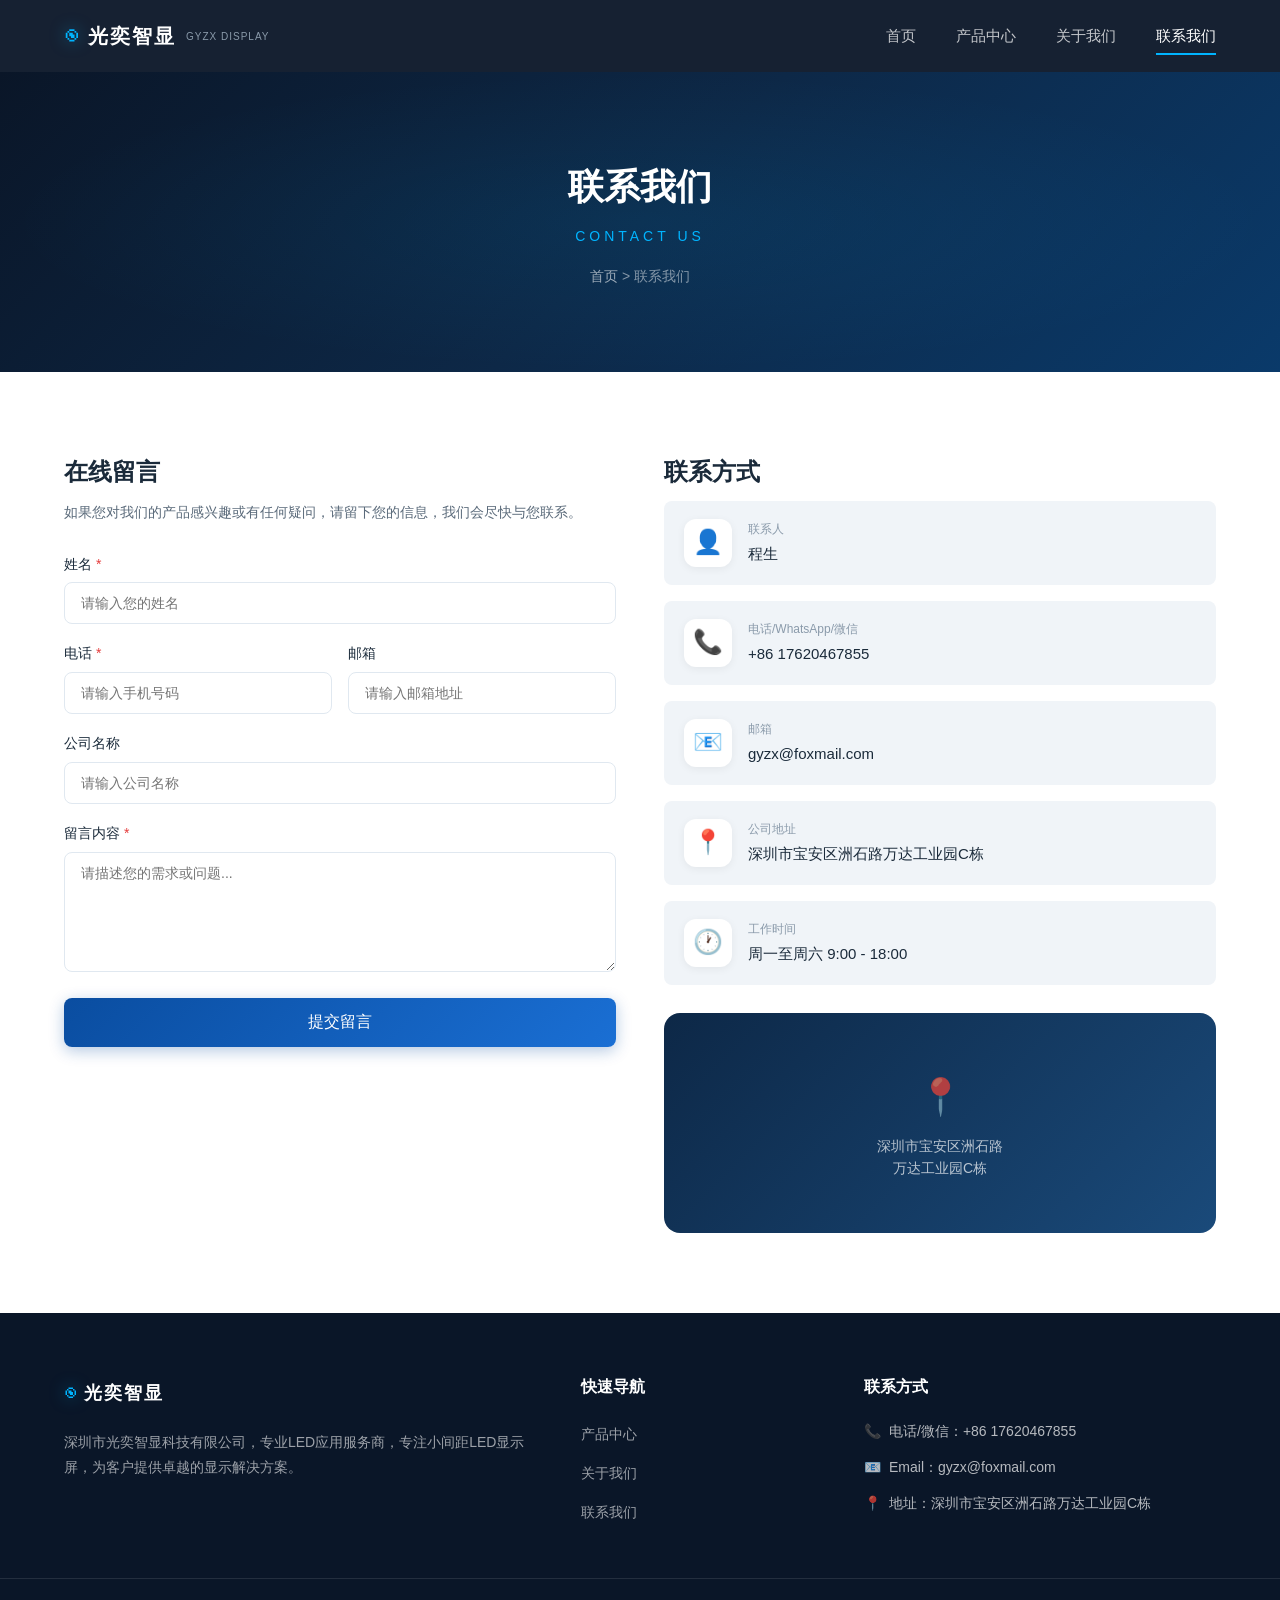
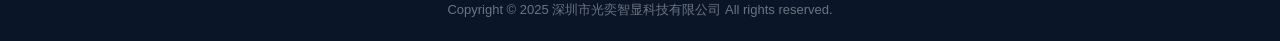
<file: gyzx-website/contact.html>
<!DOCTYPE html>
<html lang="zh-CN">
<head>
<meta charset="UTF-8">
<meta name="viewport" content="width=device-width, initial-scale=1.0">
<title>联系我们 - 深圳市光奕智显科技有限公司</title>
<link href="css/style.css" rel="stylesheet">
<link href="css/products.css" rel="stylesheet">
</head>
<body>
<!-- Header -->
<header id="header">
  <div class="header-inner">
    <a href="index.html" class="logo">
      <span class="logo-icon">◉</span>
      <span class="logo-text">光奕智显</span>
      <span class="logo-sub">GYZX DISPLAY</span>
    </a>
    <nav class="nav" id="nav">
      <a href="index.html">首页</a>
      <a href="products.html">产品中心</a>
      <a href="about.html">关于我们</a>
      <a href="contact.html" class="active">联系我们</a>
    </nav>
    <div class="mobile-menu-btn" id="mobileMenuBtn">
      <span></span><span></span><span></span>
    </div>
  </div>
</header>

<div class="mobile-nav" id="mobileNav">
  <a href="index.html">首页</a>
  <a href="products.html">产品中心</a>
  <a href="about.html">关于我们</a>
  <a href="contact.html" class="active">联系我们</a>
</div>

<!-- Page Banner -->
<section class="page-banner">
  <div class="page-banner-bg"></div>
  <div class="page-banner-content">
    <h1>联系我们</h1>
    <p>Contact Us</p>
    <div class="breadcrumb">
      <a href="index.html">首页</a> &gt; <span>联系我们</span>
    </div>
  </div>
</section>

<!-- Contact Info -->
<section class="contact-section">
  <div class="container">
    <div class="contact-grid">
      <!-- Left: Contact Form -->
      <div class="contact-form-wrap animate-on-scroll">
        <h2>在线留言</h2>
        <p class="form-desc">如果您对我们的产品感兴趣或有任何疑问，请留下您的信息，我们会尽快与您联系。</p>
        <form class="contact-form" id="contactForm">
          <div class="form-group">
            <label>姓名 <span class="required">*</span></label>
            <input type="text" name="name" placeholder="请输入您的姓名" required>
          </div>
          <div class="form-row">
            <div class="form-group">
              <label>电话 <span class="required">*</span></label>
              <input type="tel" name="phone" placeholder="请输入手机号码" required>
            </div>
            <div class="form-group">
              <label>邮箱</label>
              <input type="email" name="email" placeholder="请输入邮箱地址">
            </div>
          </div>
          <div class="form-group">
            <label>公司名称</label>
            <input type="text" name="company" placeholder="请输入公司名称">
          </div>
          <div class="form-group">
            <label>留言内容 <span class="required">*</span></label>
            <textarea name="message" rows="5" placeholder="请描述您的需求或问题..." required></textarea>
          </div>
          <button type="submit" class="btn btn-primary btn-full">提交留言</button>
        </form>
        <div class="form-success" id="formSuccess" style="display:none;">
          <div class="success-icon">✓</div>
          <h3>留言已提交！</h3>
          <p>感谢您的关注，我们会在24小时内与您联系。</p>
        </div>
      </div>

      <!-- Right: Contact Info -->
      <div class="contact-info-wrap animate-on-scroll">
        <h2>联系方式</h2>
        <div class="contact-cards">
          <div class="contact-card">
            <div class="contact-card-icon">👤</div>
            <div class="contact-card-info">
              <h3>联系人</h3>
              <p>程生</p>
            </div>
          </div>
          <div class="contact-card">
            <div class="contact-card-icon">📞</div>
            <div class="contact-card-info">
              <h3>电话/WhatsApp/微信</h3>
              <p>+86 17620467855</p>
            </div>
          </div>
          <div class="contact-card">
            <div class="contact-card-icon">📧</div>
            <div class="contact-card-info">
              <h3>邮箱</h3>
              <p>gyzx@foxmail.com</p>
            </div>
          </div>
          <div class="contact-card">
            <div class="contact-card-icon">📍</div>
            <div class="contact-card-info">
              <h3>公司地址</h3>
              <p>深圳市宝安区洲石路万达工业园C栋</p>
            </div>
          </div>
          <div class="contact-card">
            <div class="contact-card-icon">🕐</div>
            <div class="contact-card-info">
              <h3>工作时间</h3>
              <p>周一至周六 9:00 - 18:00</p>
            </div>
          </div>
        </div>

        <!-- Map Placeholder -->
        <div class="map-placeholder animate-on-scroll">
          <div class="map-content">
            <div class="map-pin">📍</div>
            <p>深圳市宝安区洲石路<br>万达工业园C栋</p>
          </div>
        </div>
      </div>
    </div>
  </div>
</section>

<!-- Footer -->
<footer class="footer">
  <div class="footer-top">
    <div class="container">
      <div class="footer-grid">
        <div class="footer-about">
          <div class="footer-logo">
            <span class="logo-icon">◉</span>
            <span class="logo-text">光奕智显</span>
          </div>
          <p>深圳市光奕智显科技有限公司，专业LED应用服务商，专注小间距LED显示屏，为客户提供卓越的显示解决方案。</p>
        </div>
        <div class="footer-links">
          <h3>快速导航</h3>
          <ul>
            <li><a href="products.html">产品中心</a></li>
            <li><a href="about.html">关于我们</a></li>
            <li><a href="contact.html">联系我们</a></li>
          </ul>
        </div>
        <div class="footer-contact">
          <h3>联系方式</h3>
          <div class="contact-item"><span class="contact-icon">📞</span><span>电话/微信：+86 17620467855</span></div>
          <div class="contact-item"><span class="contact-icon">📧</span><span>Email：gyzx@foxmail.com</span></div>
          <div class="contact-item"><span class="contact-icon">📍</span><span>地址：深圳市宝安区洲石路万达工业园C栋</span></div>
        </div>
      </div>
    </div>
  </div>
  <div class="footer-bottom">
    <div class="container">
      <p>Copyright © 2025 深圳市光奕智显科技有限公司 All rights reserved.</p>
    </div>
  </div>
</footer>

<a href="#" class="back-to-top" id="backToTop">↑</a>
<script src="js/main.js"></script>
<style>
/* ===== Contact Page ===== */
.contact-section {
  padding: 80px 0;
}
.contact-grid {
  display: grid;
  grid-template-columns: 1fr 1fr;
  gap: 48px;
}
.contact-form-wrap h2,
.contact-info-wrap h2 {
  font-size: 24px;
  font-weight: 700;
  margin-bottom: 8px;
  color: var(--text-dark);
}
.form-desc {
  font-size: 14px;
  color: var(--text-gray);
  margin-bottom: 28px;
}
.form-group {
  margin-bottom: 18px;
}
.form-group label {
  display: block;
  font-size: 14px;
  font-weight: 500;
  color: var(--text-dark);
  margin-bottom: 6px;
}
.required {
  color: #e53e3e;
}
.form-group input,
.form-group textarea {
  width: 100%;
  padding: 12px 16px;
  border: 1px solid var(--border);
  border-radius: var(--radius);
  font-size: 14px;
  font-family: inherit;
  color: var(--text-dark);
  transition: var(--transition);
  background: var(--bg-white);
}
.form-group input:focus,
.form-group textarea:focus {
  outline: none;
  border-color: var(--primary);
  box-shadow: 0 0 0 3px rgba(10, 77, 160, 0.1);
}
.form-group textarea {
  resize: vertical;
  min-height: 120px;
}
.form-row {
  display: grid;
  grid-template-columns: 1fr 1fr;
  gap: 16px;
}
.btn-full {
  width: 100%;
  padding: 14px;
  font-size: 16px;
  text-align: center;
}
.form-success {
  text-align: center;
  padding: 40px;
}
.success-icon {
  width: 64px;
  height: 64px;
  background: linear-gradient(135deg, #22c55e, #16a34a);
  color: #fff;
  border-radius: 50%;
  display: flex;
  align-items: center;
  justify-content: center;
  font-size: 28px;
  margin: 0 auto 16px;
}
.form-success h3 {
  font-size: 20px;
  color: var(--text-dark);
  margin-bottom: 8px;
}
.form-success p {
  font-size: 14px;
  color: var(--text-gray);
}

/* Contact Cards */
.contact-cards {
  display: flex;
  flex-direction: column;
  gap: 16px;
  margin-bottom: 28px;
}
.contact-card {
  display: flex;
  align-items: center;
  gap: 16px;
  padding: 18px 20px;
  background: var(--bg-section);
  border-radius: var(--radius);
  transition: var(--transition);
}
.contact-card:hover {
  background: rgba(10, 77, 160, 0.05);
  border-color: rgba(10, 77, 160, 0.15);
}
.contact-card-icon {
  font-size: 24px;
  width: 48px;
  height: 48px;
  display: flex;
  align-items: center;
  justify-content: center;
  background: var(--bg-white);
  border-radius: 12px;
  box-shadow: 0 2px 8px rgba(0,0,0,0.06);
  flex-shrink: 0;
}
.contact-card-info h3 {
  font-size: 12px;
  color: var(--text-light);
  font-weight: 400;
  margin-bottom: 2px;
}
.contact-card-info p {
  font-size: 15px;
  color: var(--text-dark);
  font-weight: 500;
}

/* Map */
.map-placeholder {
  background: linear-gradient(135deg, #0d2847, #1a4a7a);
  border-radius: var(--radius-lg);
  height: 220px;
  display: flex;
  align-items: center;
  justify-content: center;
}
.map-content {
  text-align: center;
  color: rgba(255,255,255,0.7);
}
.map-pin {
  font-size: 36px;
  margin-bottom: 8px;
}
.map-content p {
  font-size: 14px;
  line-height: 1.6;
}

/* About page extras */
.about-intro {
  padding: 60px 0;
}
.about-intro-content {
  display: grid;
  grid-template-columns: 1fr 1fr;
  gap: 48px;
  align-items: center;
}
.about-intro-text h2 {
  font-size: 28px;
  font-weight: 700;
  color: var(--text-dark);
  margin-bottom: 20px;
}
.about-intro-text p {
  font-size: 15px;
  color: var(--text-gray);
  line-height: 1.9;
  margin-bottom: 14px;
}
.about-intro-img {
  border-radius: var(--radius-lg);
  height: 360px;
  display: flex;
  align-items: center;
  justify-content: center;
}
.about-video-placeholder {
  text-align: center;
  color: rgba(255,255,255,0.6);
  cursor: pointer;
  transition: var(--transition);
}
.about-video-placeholder:hover {
  color: #fff;
}
.about-video-placeholder span {
  font-size: 48px;
  display: block;
  margin-bottom: 8px;
}
.about-video-placeholder p {
  font-size: 14px;
}

.business-scope {
  padding: 60px 0;
  background: var(--bg-section);
}
.scope-grid {
  display: flex;
  flex-direction: column;
  gap: 20px;
}
.scope-card {
  display: flex;
  align-items: center;
  gap: 24px;
  background: var(--bg-white);
  padding: 28px 32px;
  border-radius: var(--radius-lg);
  box-shadow: var(--shadow);
  transition: var(--transition);
}
.scope-card:hover {
  transform: translateX(8px);
  box-shadow: var(--shadow-lg);
}
.scope-icon {
  width: 56px;
  height: 56px;
  color: var(--primary);
  flex-shrink: 0;
}
.scope-icon svg {
  width: 100%;
  height: 100%;
}
.scope-info h3 {
  font-size: 18px;
  font-weight: 600;
  color: var(--text-dark);
  margin-bottom: 4px;
}
.scope-info p {
  font-size: 14px;
  color: var(--text-gray);
}

.advantages-section {
  padding: 60px 0;
}
.cert-section {
  padding: 60px 0;
  background: var(--bg-section);
}
.cert-grid {
  display: grid;
  grid-template-columns: repeat(6, 1fr);
  gap: 20px;
}
.cert-item {
  background: var(--bg-white);
  border-radius: var(--radius);
  padding: 24px 16px;
  text-align: center;
  box-shadow: var(--shadow);
  transition: var(--transition);
}
.cert-item:hover {
  transform: translateY(-4px);
  box-shadow: var(--shadow-lg);
}
.cert-icon {
  width: 64px;
  height: 64px;
  background: linear-gradient(135deg, var(--primary), var(--primary-light));
  color: #fff;
  border-radius: 50%;
  display: flex;
  align-items: center;
  justify-content: center;
  font-size: 16px;
  font-weight: 700;
  margin: 0 auto 12px;
  line-height: 1.2;
}
.cert-item p {
  font-size: 13px;
  color: var(--text-gray);
}
.factory-section {
  padding: 60px 0;
}
.factory-grid {
  display: grid;
  grid-template-columns: repeat(4, 1fr);
  gap: 20px;
}
.factory-item {
  border-radius: var(--radius-lg);
  height: 200px;
  display: flex;
  align-items: center;
  justify-content: center;
  transition: var(--transition);
  cursor: pointer;
}
.factory-item:hover {
  transform: scale(1.02);
}
.factory-label {
  color: rgba(255,255,255,0.4);
  font-size: 16px;
  font-weight: 500;
  letter-spacing: 2px;
}

@media (max-width: 768px) {
  .contact-grid {
    grid-template-columns: 1fr;
  }
  .about-intro-content {
    grid-template-columns: 1fr;
  }
  .about-intro-img {
    height: 240px;
  }
  .cert-grid {
    grid-template-columns: repeat(3, 1fr);
  }
  .factory-grid {
    grid-template-columns: repeat(2, 1fr);
  }
  .form-row {
    grid-template-columns: 1fr;
  }
}
@media (max-width: 480px) {
  .cert-grid {
    grid-template-columns: repeat(2, 1fr);
  }
}
</style>
<script>
// Contact Form
document.getElementById('contactForm').addEventListener('submit', function(e) {
  e.preventDefault();
  this.style.display = 'none';
  document.getElementById('formSuccess').style.display = 'block';
});
</script>
</body>
</html>
</file>
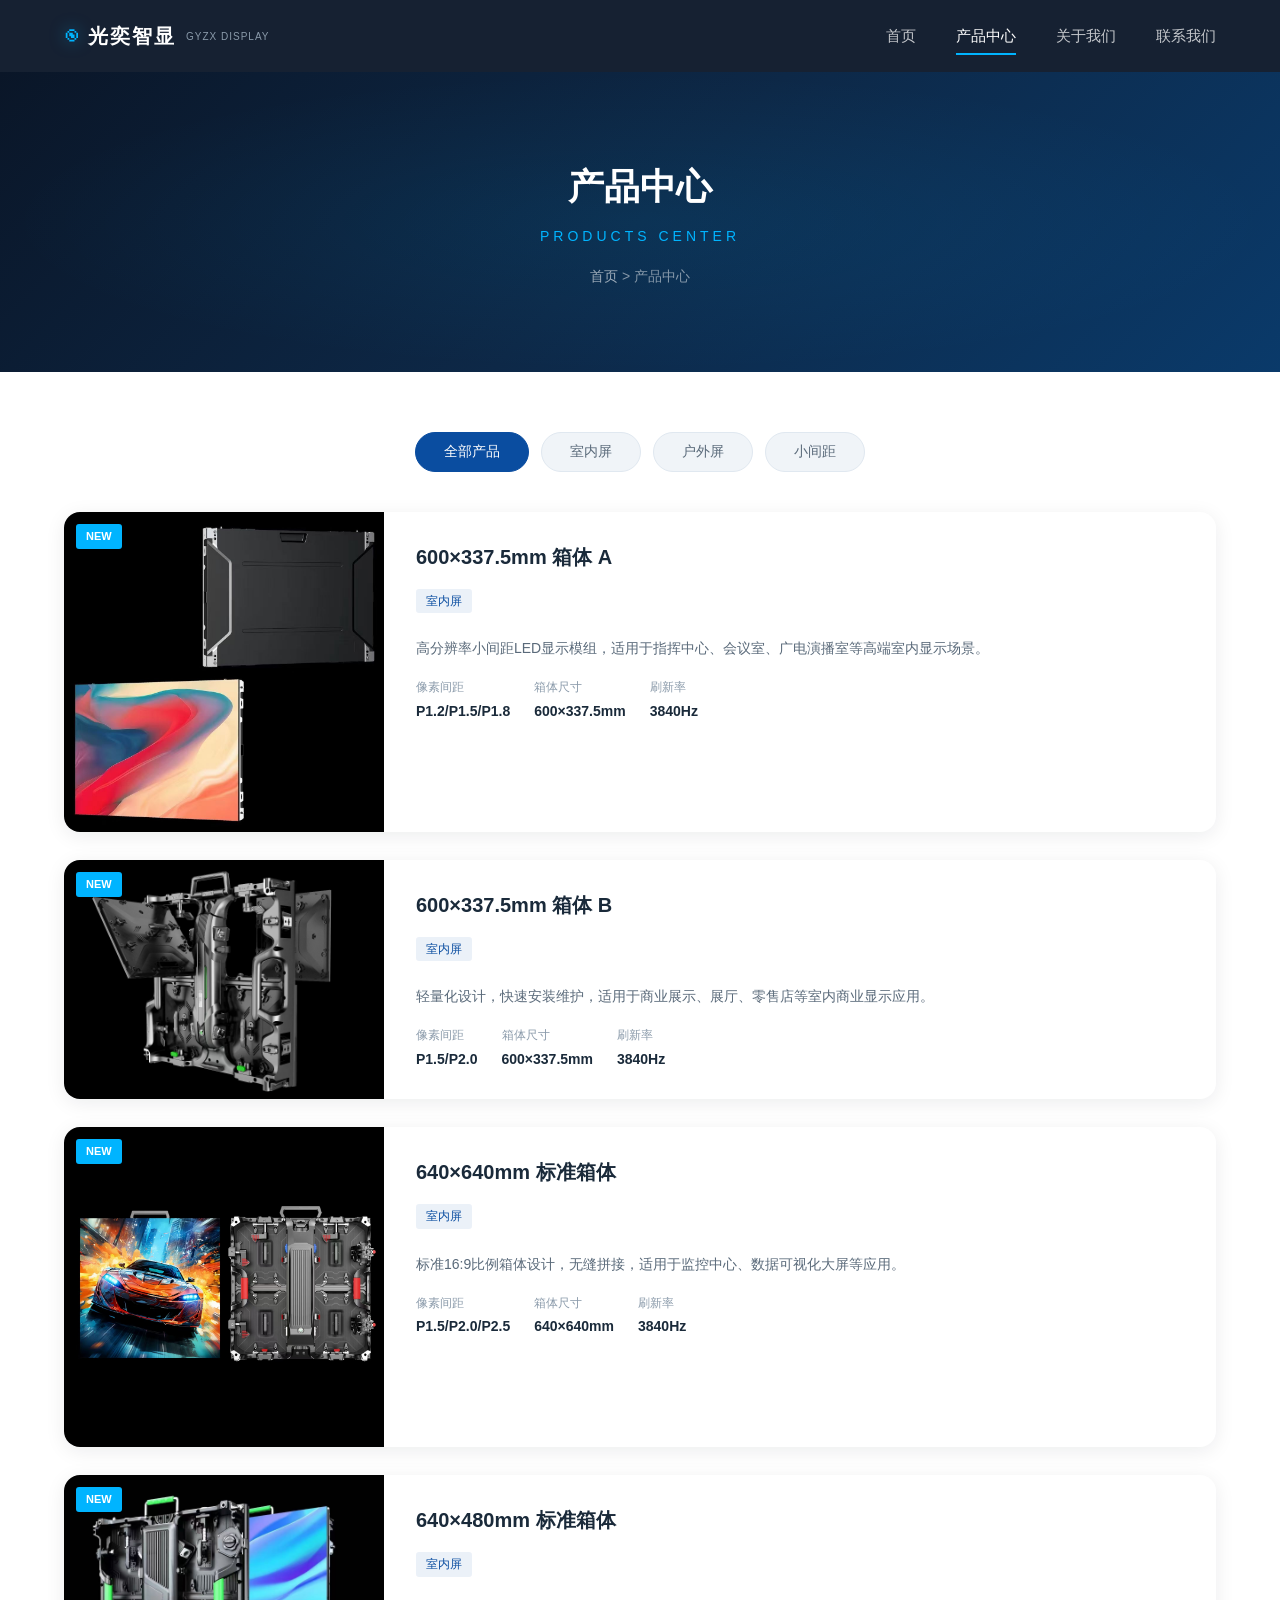
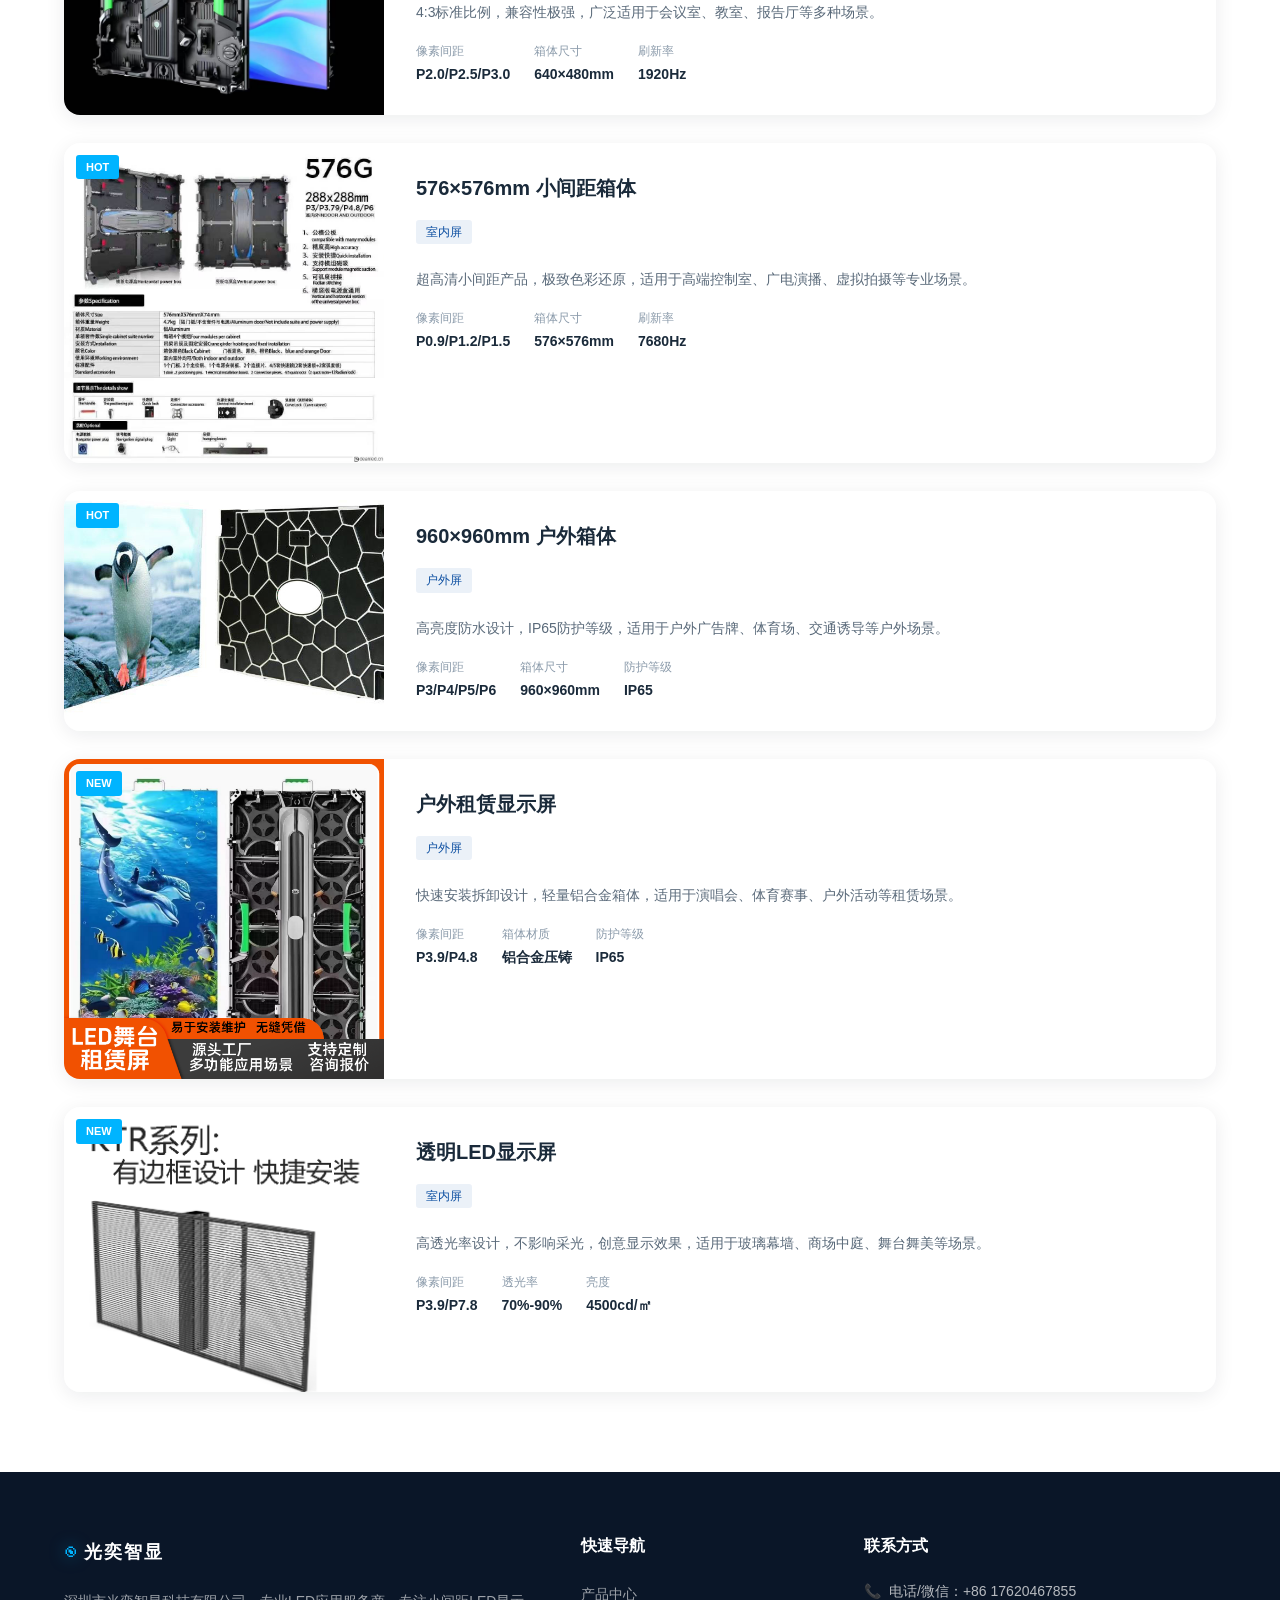
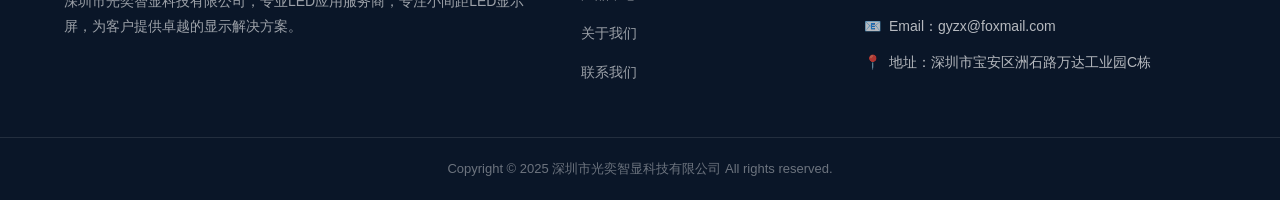
<file: gyzx-website/products.html>
<!DOCTYPE html>
<html lang="zh-CN">
<head>
<meta charset="UTF-8">
<meta name="viewport" content="width=device-width, initial-scale=1.0">
<title>产品中心 - 深圳市光奕智显科技有限公司</title>
<link href="css/style.css" rel="stylesheet">
<link href="css/products.css" rel="stylesheet">
</head>
<body>
<!-- Header -->
<header id="header">
  <div class="header-inner">
    <a href="index.html" class="logo">
      <span class="logo-icon">◉</span>
      <span class="logo-text">光奕智显</span>
      <span class="logo-sub">GYZX DISPLAY</span>
    </a>
    <nav class="nav" id="nav">
      <a href="index.html">首页</a>
      <a href="products.html" class="active">产品中心</a>
      <a href="about.html">关于我们</a>
      <a href="contact.html">联系我们</a>
    </nav>
    <div class="mobile-menu-btn" id="mobileMenuBtn">
      <span></span><span></span><span></span>
    </div>
  </div>
</header>

<div class="mobile-nav" id="mobileNav">
  <a href="index.html">首页</a>
  <a href="products.html" class="active">产品中心</a>
  <a href="about.html">关于我们</a>
  <a href="contact.html">联系我们</a>
</div>

<!-- Page Banner -->
<section class="page-banner">
  <div class="page-banner-bg"></div>
  <div class="page-banner-content">
    <h1>产品中心</h1>
    <p>Products Center</p>
    <div class="breadcrumb">
      <a href="index.html">首页</a> &gt; <span>产品中心</span>
    </div>
  </div>
</section>

<!-- Products Filter -->
<section class="products-section">
  <div class="container">
    <div class="filter-bar animate-on-scroll">
      <button class="filter-btn active" data-filter="all">全部产品</button>
      <button class="filter-btn" data-filter="indoor">室内屏</button>
      <button class="filter-btn" data-filter="outdoor">户外屏</button>
      <button class="filter-btn" data-filter="small-pitch">小间距</button>
    </div>

    <div class="products-list">
      <!-- Product 1 -->
      <div class="product-item animate-on-scroll" data-category="indoor small-pitch">
        <div class="product-item-img">
          <span class="product-badge">NEW</span>
          <img src="images/P1.jpg" alt="600x337.5mm 箱体A" loading="lazy">
        </div>
        <div class="product-item-info">
          <h3>600×337.5mm 箱体 A</h3>
          <div class="product-specs">
            <span class="product-cat">室内屏</span>
          </div>
          <p>高分辨率小间距LED显示模组，适用于指挥中心、会议室、广电演播室等高端室内显示场景。</p>
          <div class="product-params">
            <div class="param"><span>像素间距</span><strong>P1.2/P1.5/P1.8</strong></div>
            <div class="param"><span>箱体尺寸</span><strong>600×337.5mm</strong></div>
            <div class="param"><span>刷新率</span><strong>3840Hz</strong></div>
          </div>
        </div>
      </div>

      <!-- Product 2 -->
      <div class="product-item animate-on-scroll" data-category="indoor small-pitch">
        <div class="product-item-img">
          <span class="product-badge">NEW</span>
          <img src="images/P2.jpg" alt="600x337.5mm 箱体B" loading="lazy">
        </div>
        <div class="product-item-info">
          <h3>600×337.5mm 箱体 B</h3>
          <div class="product-specs">
            <span class="product-cat">室内屏</span>
          </div>
          <p>轻量化设计，快速安装维护，适用于商业展示、展厅、零售店等室内商业显示应用。</p>
          <div class="product-params">
            <div class="param"><span>像素间距</span><strong>P1.5/P2.0</strong></div>
            <div class="param"><span>箱体尺寸</span><strong>600×337.5mm</strong></div>
            <div class="param"><span>刷新率</span><strong>3840Hz</strong></div>
          </div>
        </div>
      </div>

      <!-- Product 3 -->
      <div class="product-item animate-on-scroll" data-category="indoor small-pitch">
        <div class="product-item-img">
          <span class="product-badge">NEW</span>
          <img src="images/P3.jpg" alt="640x640mm 标准箱体" loading="lazy">
        </div>
        <div class="product-item-info">
          <h3>640×640mm 标准箱体</h3>
          <div class="product-specs">
            <span class="product-cat">室内屏</span>
          </div>
          <p>标准16:9比例箱体设计，无缝拼接，适用于监控中心、数据可视化大屏等应用。</p>
          <div class="product-params">
            <div class="param"><span>像素间距</span><strong>P1.5/P2.0/P2.5</strong></div>
            <div class="param"><span>箱体尺寸</span><strong>640×640mm</strong></div>
            <div class="param"><span>刷新率</span><strong>3840Hz</strong></div>
          </div>
        </div>
      </div>

      <!-- Product 4 -->
      <div class="product-item animate-on-scroll" data-category="indoor">
        <div class="product-item-img">
          <span class="product-badge">NEW</span>
          <img src="images/P4.jpg" alt="640x480mm 标准箱体" loading="lazy">
        </div>
        <div class="product-item-info">
          <h3>640×480mm 标准箱体</h3>
          <div class="product-specs">
            <span class="product-cat">室内屏</span>
          </div>
          <p>4:3标准比例，兼容性极强，广泛适用于会议室、教室、报告厅等多种场景。</p>
          <div class="product-params">
            <div class="param"><span>像素间距</span><strong>P2.0/P2.5/P3.0</strong></div>
            <div class="param"><span>箱体尺寸</span><strong>640×480mm</strong></div>
            <div class="param"><span>刷新率</span><strong>1920Hz</strong></div>
          </div>
        </div>
      </div>

      <!-- Product 5 -->
      <div class="product-item animate-on-scroll" data-category="indoor small-pitch">
        <div class="product-item-img">
          <span class="product-badge">HOT</span>
          <img src="images/P5.jpg" alt="576x576mm 小间距" loading="lazy">
        </div>
        <div class="product-item-info">
          <h3>576×576mm 小间距箱体</h3>
          <div class="product-specs">
            <span class="product-cat">室内屏</span>
          </div>
          <p>超高清小间距产品，极致色彩还原，适用于高端控制室、广电演播、虚拟拍摄等专业场景。</p>
          <div class="product-params">
            <div class="param"><span>像素间距</span><strong>P0.9/P1.2/P1.5</strong></div>
            <div class="param"><span>箱体尺寸</span><strong>576×576mm</strong></div>
            <div class="param"><span>刷新率</span><strong>7680Hz</strong></div>
          </div>
        </div>
      </div>

      <!-- Product 6 -->
      <div class="product-item animate-on-scroll" data-category="outdoor">
        <div class="product-item-img">
          <span class="product-badge">HOT</span>
          <img src="images/P6.jpg" alt="960x960mm 户外屏" loading="lazy">
        </div>
        <div class="product-item-info">
          <h3>960×960mm 户外箱体</h3>
          <div class="product-specs">
            <span class="product-cat">户外屏</span>
          </div>
          <p>高亮度防水设计，IP65防护等级，适用于户外广告牌、体育场、交通诱导等户外场景。</p>
          <div class="product-params">
            <div class="param"><span>像素间距</span><strong>P3/P4/P5/P6</strong></div>
            <div class="param"><span>箱体尺寸</span><strong>960×960mm</strong></div>
            <div class="param"><span>防护等级</span><strong>IP65</strong></div>
          </div>
        </div>
      </div>

      <!-- Product 7 -->
      <div class="product-item animate-on-scroll" data-category="outdoor">
        <div class="product-item-img">
          <span class="product-badge">NEW</span>
          <img src="images/P7.png" alt="户外租赁屏" loading="lazy">
        </div>
        <div class="product-item-info">
          <h3>户外租赁显示屏</h3>
          <div class="product-specs">
            <span class="product-cat">户外屏</span>
          </div>
          <p>快速安装拆卸设计，轻量铝合金箱体，适用于演唱会、体育赛事、户外活动等租赁场景。</p>
          <div class="product-params">
            <div class="param"><span>像素间距</span><strong>P3.9/P4.8</strong></div>
            <div class="param"><span>箱体材质</span><strong>铝合金压铸</strong></div>
            <div class="param"><span>防护等级</span><strong>IP65</strong></div>
          </div>
        </div>
      </div>

      <!-- Product 8 -->
      <div class="product-item animate-on-scroll" data-category="indoor small-pitch">
        <div class="product-item-img">
          <span class="product-badge">NEW</span>
          <img src="images/P8.png" alt="透明LED屏" loading="lazy">
        </div>
        <div class="product-item-info">
          <h3>透明LED显示屏</h3>
          <div class="product-specs">
            <span class="product-cat">室内屏</span>
          </div>
          <p>高透光率设计，不影响采光，创意显示效果，适用于玻璃幕墙、商场中庭、舞台舞美等场景。</p>
          <div class="product-params">
            <div class="param"><span>像素间距</span><strong>P3.9/P7.8</strong></div>
            <div class="param"><span>透光率</span><strong>70%-90%</strong></div>
            <div class="param"><span>亮度</span><strong>4500cd/㎡</strong></div>
          </div>
        </div>
      </div>
    </div>
  </div>
</section>

<!-- Footer -->
<footer class="footer">
  <div class="footer-top">
    <div class="container">
      <div class="footer-grid">
        <div class="footer-about">
          <div class="footer-logo">
            <span class="logo-icon">◉</span>
            <span class="logo-text">光奕智显</span>
          </div>
          <p>深圳市光奕智显科技有限公司，专业LED应用服务商，专注小间距LED显示屏，为客户提供卓越的显示解决方案。</p>
        </div>
        <div class="footer-links">
          <h3>快速导航</h3>
          <ul>
            <li><a href="products.html">产品中心</a></li>
            <li><a href="about.html">关于我们</a></li>
            <li><a href="contact.html">联系我们</a></li>
          </ul>
        </div>
        <div class="footer-contact">
          <h3>联系方式</h3>
          <div class="contact-item"><span class="contact-icon">📞</span><span>电话/微信：+86 17620467855</span></div>
          <div class="contact-item"><span class="contact-icon">📧</span><span>Email：gyzx@foxmail.com</span></div>
          <div class="contact-item"><span class="contact-icon">📍</span><span>地址：深圳市宝安区洲石路万达工业园C栋</span></div>
        </div>
      </div>
    </div>
  </div>
  <div class="footer-bottom">
    <div class="container">
      <p>Copyright © 2025 深圳市光奕智显科技有限公司 All rights reserved.</p>
    </div>
  </div>
</footer>

<a href="#" class="back-to-top" id="backToTop">↑</a>
<script src="js/main.js"></script>
<script>
// Product Filter
document.querySelectorAll('.filter-btn').forEach(function(btn) {
  btn.addEventListener('click', function() {
    document.querySelectorAll('.filter-btn').forEach(function(b) { b.classList.remove('active'); });
    btn.classList.add('active');
    var filter = btn.getAttribute('data-filter');
    document.querySelectorAll('.product-item').forEach(function(item) {
      if (filter === 'all' || item.getAttribute('data-category').indexOf(filter) !== -1) {
        item.style.display = '';
      } else {
        item.style.display = 'none';
      }
    });
  });
});
</script>
</body>
</html>
</file>
<file: gyzx-website/css/style.css>
/* ===========================
   光奕智显科技 - 企业官网样式
   GYZX DISPLAY
   =========================== */

:root {
  --primary: #0a4da0;
  --primary-light: #1a6fd4;
  --primary-dark: #083a78;
  --accent: #00b4ff;
  --bg-dark: #0a1628;
  --bg-section: #f0f4f8;
  --bg-white: #ffffff;
  --text-dark: #1a2a3a;
  --text-gray: #5a6a7a;
  --text-light: #8a9aaa;
  --border: #e0e8f0;
  --shadow: 0 4px 20px rgba(10, 20, 40, 0.08);
  --shadow-lg: 0 8px 40px rgba(10, 20, 40, 0.12);
  --radius: 8px;
  --radius-lg: 16px;
  --transition: all 0.3s ease;
}

* {
  margin: 0;
  padding: 0;
  box-sizing: border-box;
}

html {
  scroll-behavior: smooth;
}

body {
  font-family: 'Noto Sans SC', -apple-system, BlinkMacSystemFont, 'Segoe UI', sans-serif;
  color: var(--text-dark);
  line-height: 1.7;
  overflow-x: hidden;
  background: var(--bg-white);
}

.container {
  max-width: 1200px;
  margin: 0 auto;
  padding: 0 24px;
}

/* ===== HEADER ===== */
#header {
  position: fixed;
  top: 0;
  left: 0;
  right: 0;
  z-index: 1000;
  background: rgba(10, 22, 40, 0.95);
  backdrop-filter: blur(12px);
  transition: var(--transition);
}

#header.scrolled {
  background: rgba(10, 22, 40, 0.98);
  box-shadow: 0 2px 20px rgba(0, 0, 0, 0.3);
}

.header-inner {
  max-width: 1200px;
  margin: 0 auto;
  padding: 0 24px;
  height: 72px;
  display: flex;
  align-items: center;
  justify-content: space-between;
}

.logo {
  display: flex;
  align-items: center;
  gap: 10px;
  text-decoration: none;
  color: #fff;
}

.logo-icon {
  font-size: 28px;
  color: var(--accent);
  filter: drop-shadow(0 0 8px rgba(0, 180, 255, 0.5));
}

.logo-text {
  font-size: 20px;
  font-weight: 700;
  letter-spacing: 2px;
}

.logo-sub {
  font-size: 10px;
  color: var(--text-light);
  letter-spacing: 1px;
  text-transform: uppercase;
}

.nav {
  display: flex;
  gap: 40px;
}

.nav a {
  color: rgba(255, 255, 255, 0.75);
  text-decoration: none;
  font-size: 15px;
  font-weight: 400;
  transition: var(--transition);
  position: relative;
  padding: 4px 0;
}

.nav a::after {
  content: '';
  position: absolute;
  bottom: -2px;
  left: 0;
  width: 0;
  height: 2px;
  background: var(--accent);
  transition: width 0.3s ease;
}

.nav a:hover,
.nav a.active {
  color: #fff;
}

.nav a:hover::after,
.nav a.active::after {
  width: 100%;
}

.mobile-menu-btn {
  display: none;
  flex-direction: column;
  gap: 5px;
  cursor: pointer;
  padding: 4px;
}

.mobile-menu-btn span {
  display: block;
  width: 24px;
  height: 2px;
  background: #fff;
  transition: var(--transition);
}

.mobile-menu-btn.active span:nth-child(1) {
  transform: rotate(45deg) translate(5px, 5px);
}
.mobile-menu-btn.active span:nth-child(2) {
  opacity: 0;
}
.mobile-menu-btn.active span:nth-child(3) {
  transform: rotate(-45deg) translate(5px, -5px);
}

.mobile-nav {
  display: none;
  position: fixed;
  top: 72px;
  left: 0;
  right: 0;
  background: rgba(10, 22, 40, 0.98);
  z-index: 999;
  flex-direction: column;
  padding: 16px 24px;
}

.mobile-nav.show {
  display: flex;
}

.mobile-nav a {
  color: rgba(255, 255, 255, 0.8);
  text-decoration: none;
  padding: 14px 0;
  border-bottom: 1px solid rgba(255, 255, 255, 0.1);
  font-size: 16px;
}

.mobile-nav a.active {
  color: var(--accent);
}

/* ===== HERO ===== */
.hero {
  position: relative;
  min-height: 100vh;
  display: flex;
  align-items: center;
  justify-content: center;
  overflow: hidden;
}

.hero-bg {
  position: absolute;
  top: 0;
  left: 0;
  right: 0;
  bottom: 0;
  background: linear-gradient(135deg, #0a1628 0%, #0d2847 30%, #0a3a6a 60%, #082850 100%);
}

.hero-bg-img {
  position: absolute;
  top: 0;
  left: 0;
  width: 100%;
  height: 100%;
  object-fit: cover;
  opacity: 0.35;
}

.hero-overlay {
  position: absolute;
  top: 0;
  left: 0;
  right: 0;
  bottom: 0;
  background: 
    radial-gradient(ellipse at 20% 50%, rgba(0, 180, 255, 0.1) 0%, transparent 60%),
    radial-gradient(ellipse at 80% 20%, rgba(10, 77, 160, 0.15) 0%, transparent 50%),
    radial-gradient(ellipse at 50% 80%, rgba(0, 100, 200, 0.08) 0%, transparent 50%);
}

.hero-particles {
  position: absolute;
  top: 0;
  left: 0;
  right: 0;
  bottom: 0;
}

.particle {
  position: absolute;
  width: 3px;
  height: 3px;
  background: rgba(0, 180, 255, 0.4);
  border-radius: 50%;
  animation: float linear infinite;
}

@keyframes float {
  0% { transform: translateY(100vh) scale(0); opacity: 0; }
  10% { opacity: 1; }
  90% { opacity: 1; }
  100% { transform: translateY(-10vh) scale(1); opacity: 0; }
}

.hero-content {
  position: relative;
  z-index: 2;
  text-align: center;
  padding: 0 24px;
  max-width: 800px;
}

.hero-title {
  font-size: 48px;
  font-weight: 700;
  color: #fff;
  line-height: 1.3;
  margin-bottom: 20px;
  text-shadow: 0 2px 40px rgba(0, 0, 0, 0.3);
}

.hero-subtitle {
  font-size: 22px;
  color: var(--accent);
  margin-bottom: 16px;
  font-weight: 300;
  letter-spacing: 4px;
}

.hero-desc {
  font-size: 16px;
  color: rgba(255, 255, 255, 0.7);
  margin-bottom: 40px;
  line-height: 1.8;
}

.scroll-indicator {
  position: absolute;
  bottom: 40px;
  left: 50%;
  transform: translateX(-50%);
  z-index: 2;
}

.scroll-indicator span {
  display: block;
  width: 24px;
  height: 40px;
  border: 2px solid rgba(255, 255, 255, 0.3);
  border-radius: 12px;
  position: relative;
}

.scroll-indicator span::after {
  content: '';
  position: absolute;
  top: 8px;
  left: 50%;
  transform: translateX(-50%);
  width: 4px;
  height: 8px;
  background: rgba(255, 255, 255, 0.5);
  border-radius: 2px;
  animation: scrollAnim 2s ease-in-out infinite;
}

@keyframes scrollAnim {
  0%, 100% { top: 8px; opacity: 1; }
  50% { top: 20px; opacity: 0.3; }
}

/* ===== BUTTONS ===== */
.btn {
  display: inline-block;
  padding: 14px 36px;
  font-size: 15px;
  font-weight: 500;
  border-radius: var(--radius);
  text-decoration: none;
  transition: var(--transition);
  cursor: pointer;
  border: none;
  font-family: inherit;
}

.btn-primary {
  background: linear-gradient(135deg, var(--primary), var(--primary-light));
  color: #fff;
  box-shadow: 0 4px 15px rgba(10, 77, 160, 0.3);
}

.btn-primary:hover {
  transform: translateY(-2px);
  box-shadow: 0 6px 25px rgba(10, 77, 160, 0.4);
}

.btn-outline {
  background: transparent;
  color: var(--primary);
  border: 2px solid var(--primary);
}

.btn-outline:hover {
  background: var(--primary);
  color: #fff;
}

/* ===== STATS ===== */
.stats-section {
  padding: 80px 0;
  background: var(--bg-white);
  position: relative;
  margin-top: -60px;
  z-index: 10;
}

.stats-grid {
  display: grid;
  grid-template-columns: repeat(4, 1fr);
  gap: 24px;
}

.stat-card {
  text-align: center;
  padding: 40px 20px;
  background: var(--bg-white);
  border-radius: var(--radius-lg);
  box-shadow: var(--shadow-lg);
  transition: var(--transition);
}

.stat-card:hover {
  transform: translateY(-8px);
  box-shadow: 0 12px 40px rgba(10, 77, 160, 0.15);
}

.stat-icon {
  font-size: 40px;
  margin-bottom: 16px;
}

.stat-img {
  width: 80px;
  height: 80px;
  margin: 0 auto 16px;
  border-radius: 12px;
  overflow: hidden;
}

.stat-img img {
  width: 100%;
  height: 100%;
  object-fit: cover;
}

.stat-number {
  font-size: 42px;
  font-weight: 700;
  color: var(--primary);
  line-height: 1;
}

.stat-unit {
  font-size: 18px;
  color: var(--primary);
  font-weight: 500;
}

.stat-label {
  margin-top: 8px;
  font-size: 14px;
  color: var(--text-gray);
}

/* ===== SECTION COMMON ===== */
.section-header {
  text-align: center;
  margin-bottom: 50px;
}

.section-title {
  font-size: 32px;
  font-weight: 700;
  color: var(--text-dark);
  margin-bottom: 8px;
}

.section-subtitle {
  font-size: 14px;
  color: var(--text-light);
  text-transform: uppercase;
  letter-spacing: 4px;
}

.section-footer {
  text-align: center;
  margin-top: 40px;
}

/* ===== ABOUT BRIEF ===== */
.about-brief {
  padding: 80px 0;
  background: var(--bg-section);
}

.about-content {
  max-width: 900px;
  margin: 0 auto;
  text-align: center;
}

.about-content p {
  font-size: 15px;
  color: var(--text-gray);
  margin-bottom: 16px;
  line-height: 1.9;
}

.about-content .btn {
  margin-top: 24px;
}

/* ===== BUSINESS ===== */
.business-section {
  padding: 80px 0;
  background: var(--bg-white);
}

.business-grid {
  display: grid;
  grid-template-columns: repeat(3, 1fr);
  gap: 32px;
}

.business-card {
  text-align: center;
  padding: 48px 32px;
  border-radius: var(--radius-lg);
  background: var(--bg-section);
  transition: var(--transition);
  border: 1px solid transparent;
}

.business-card:hover {
  transform: translateY(-4px);
  box-shadow: var(--shadow-lg);
  border-color: rgba(10, 77, 160, 0.1);
  background: var(--bg-white);
}

.business-icon {
  width: 72px;
  height: 72px;
  margin: 0 auto 24px;
  color: var(--primary);
}

.business-icon svg {
  width: 100%;
  height: 100%;
}

.business-card h3 {
  font-size: 20px;
  font-weight: 600;
  color: var(--text-dark);
  margin-bottom: 12px;
}

.business-card p {
  font-size: 14px;
  color: var(--text-gray);
  line-height: 1.8;
}

/* ===== PRODUCTS ===== */
.product-section {
  padding: 80px 0;
  background: var(--bg-section);
}

.product-grid {
  display: grid;
  grid-template-columns: repeat(4, 1fr);
  gap: 24px;
}

.product-card {
  background: var(--bg-white);
  border-radius: var(--radius-lg);
  overflow: hidden;
  box-shadow: var(--shadow);
  transition: var(--transition);
}

.product-card:hover {
  transform: translateY(-6px);
  box-shadow: var(--shadow-lg);
}

.product-img {
  position: relative;
  aspect-ratio: 1;
  display: flex;
  align-items: center;
  justify-content: center;
  overflow: hidden;
  background: #f5f7fa;
}

.product-img img {
  width: 100%;
  height: 100%;
  object-fit: cover;
  transition: transform 0.5s ease;
}

.product-card:hover .product-img img {
  transform: scale(1.08);
}

.product-img-text {
  color: rgba(255, 255, 255, 0.3);
  font-size: 14px;
  text-align: center;
  line-height: 1.6;
  font-weight: 500;
}

.product-badge {
  position: absolute;
  top: 12px;
  left: 12px;
  background: var(--accent);
  color: #fff;
  font-size: 11px;
  font-weight: 600;
  padding: 3px 10px;
  border-radius: 3px;
}

.product-info {
  padding: 20px;
}

.product-info h3 {
  font-size: 15px;
  font-weight: 600;
  color: var(--text-dark);
  margin-bottom: 8px;
}

.product-cat {
  display: inline-block;
  font-size: 12px;
  color: var(--primary);
  background: rgba(10, 77, 160, 0.08);
  padding: 2px 10px;
  border-radius: 3px;
  margin-bottom: 12px;
}

.product-btn {
  display: block;
  text-align: center;
  padding: 8px 16px;
  background: var(--bg-section);
  color: var(--text-gray);
  text-decoration: none;
  font-size: 13px;
  border-radius: var(--radius);
  transition: var(--transition);
}

.product-btn:hover {
  background: var(--primary);
  color: #fff;
}

/* ===== NEWS ===== */
.news-section {
  padding: 80px 0;
  background: var(--bg-white);
}

.news-grid {
  display: grid;
  grid-template-columns: repeat(3, 1fr);
  gap: 28px;
}

.news-card {
  background: var(--bg-white);
  border-radius: var(--radius-lg);
  overflow: hidden;
  box-shadow: var(--shadow);
  transition: var(--transition);
}

.news-card:hover {
  transform: translateY(-4px);
  box-shadow: var(--shadow-lg);
}

.news-img {
  aspect-ratio: 16/10;
  display: flex;
  align-items: center;
  justify-content: center;
  overflow: hidden;
  background: #f0f2f5;
}

.news-img img {
  width: 100%;
  height: 100%;
  object-fit: cover;
  transition: transform 0.5s ease;
}

.news-card:hover .news-img img {
  transform: scale(1.08);
}

.news-img-text {
  color: rgba(255, 255, 255, 0.2);
  font-size: 16px;
  font-weight: 600;
  letter-spacing: 4px;
}

.news-info {
  padding: 24px;
}

.news-date {
  font-size: 13px;
  color: var(--text-light);
}

.news-info h3 {
  font-size: 16px;
  font-weight: 600;
  color: var(--text-dark);
  margin: 8px 0 10px;
  line-height: 1.5;
  display: -webkit-box;
  -webkit-line-clamp: 2;
  -webkit-box-orient: vertical;
  overflow: hidden;
}

.news-info p {
  font-size: 14px;
  color: var(--text-gray);
  line-height: 1.7;
  display: -webkit-box;
  -webkit-line-clamp: 2;
  -webkit-box-orient: vertical;
  overflow: hidden;
}

/* ===== PARTNERS ===== */
.partners-section {
  padding: 80px 0;
  background: var(--bg-section);
}

.partners-grid {
  display: grid;
  grid-template-columns: repeat(4, 1fr);
  gap: 20px;
}

.partner-logo {
  background: var(--bg-white);
  border-radius: var(--radius);
  padding: 28px;
  text-align: center;
  font-size: 14px;
  color: var(--text-light);
  border: 1px dashed var(--border);
  transition: var(--transition);
}

.partner-logo:hover {
  border-color: var(--accent);
  color: var(--primary);
  box-shadow: var(--shadow);
}

/* ===== FOOTER ===== */
.footer {
  background: var(--bg-dark);
  color: rgba(255, 255, 255, 0.7);
}

.footer-top {
  padding: 60px 0 40px;
}

.footer-grid {
  display: grid;
  grid-template-columns: 2fr 1fr 1.5fr;
  gap: 48px;
}

.footer-logo {
  display: flex;
  align-items: center;
  gap: 8px;
  margin-bottom: 16px;
}

.footer-logo .logo-icon {
  font-size: 24px;
}

.footer-logo .logo-text {
  font-size: 18px;
  color: #fff;
}

.footer-about p {
  font-size: 14px;
  line-height: 1.8;
  color: rgba(255, 255, 255, 0.6);
}

.footer-links h3,
.footer-contact h3 {
  font-size: 16px;
  color: #fff;
  margin-bottom: 20px;
  font-weight: 600;
}

.footer-links ul {
  list-style: none;
}

.footer-links li {
  margin-bottom: 12px;
}

.footer-links a {
  color: rgba(255, 255, 255, 0.6);
  text-decoration: none;
  font-size: 14px;
  transition: var(--transition);
}

.footer-links a:hover {
  color: var(--accent);
}

.contact-item {
  display: flex;
  align-items: flex-start;
  gap: 8px;
  margin-bottom: 12px;
  font-size: 14px;
}

.contact-icon {
  flex-shrink: 0;
}

.footer-bottom {
  border-top: 1px solid rgba(255, 255, 255, 0.1);
  padding: 20px 0;
  text-align: center;
}

.footer-bottom p {
  font-size: 13px;
  color: rgba(255, 255, 255, 0.4);
}

/* ===== BACK TO TOP ===== */
.back-to-top {
  position: fixed;
  bottom: 40px;
  right: 40px;
  width: 44px;
  height: 44px;
  background: var(--primary);
  color: #fff;
  border-radius: 50%;
  display: flex;
  align-items: center;
  justify-content: center;
  text-decoration: none;
  font-size: 18px;
  box-shadow: 0 4px 15px rgba(10, 77, 160, 0.3);
  transition: var(--transition);
  opacity: 0;
  transform: translateY(20px);
  z-index: 100;
}

.back-to-top.show {
  opacity: 1;
  transform: translateY(0);
}

.back-to-top:hover {
  background: var(--primary-light);
  transform: translateY(-3px);
}

/* ===== ANIMATIONS ===== */
.animate-fade-up {
  opacity: 0;
  transform: translateY(30px);
  animation: fadeUp 0.8s ease forwards;
}

.delay-1 { animation-delay: 0.2s; }
.delay-2 { animation-delay: 0.4s; }
.delay-3 { animation-delay: 0.6s; }

@keyframes fadeUp {
  to {
    opacity: 1;
    transform: translateY(0);
  }
}

.animate-on-scroll {
  opacity: 0;
  transform: translateY(40px);
  transition: opacity 0.6s ease, transform 0.6s ease;
}

.animate-on-scroll.visible {
  opacity: 1;
  transform: translateY(0);
}

/* ===== RESPONSIVE ===== */
@media (max-width: 1024px) {
  .stats-grid {
    grid-template-columns: repeat(2, 1fr);
  }
  .product-grid {
    grid-template-columns: repeat(2, 1fr);
  }
  .partners-grid {
    grid-template-columns: repeat(3, 1fr);
  }
}

@media (max-width: 768px) {
  .nav {
    display: none;
  }
  .mobile-menu-btn {
    display: flex;
  }
  .hero-title {
    font-size: 32px;
  }
  .hero-subtitle {
    font-size: 16px;
    letter-spacing: 2px;
  }
  .hero-desc {
    font-size: 14px;
  }
  .section-title {
    font-size: 26px;
  }
  .business-grid {
    grid-template-columns: 1fr;
    gap: 20px;
  }
  .news-grid {
    grid-template-columns: 1fr;
  }
  .product-grid {
    grid-template-columns: repeat(2, 1fr);
    gap: 16px;
  }
  .partners-grid {
    grid-template-columns: repeat(2, 1fr);
  }
  .footer-grid {
    grid-template-columns: 1fr;
    gap: 32px;
  }
  .stats-section {
    margin-top: -30px;
    padding: 60px 0;
  }
  .about-brief,
  .business-section,
  .product-section,
  .news-section,
  .partners-section {
    padding: 60px 0;
  }
}

@media (max-width: 480px) {
  .hero-title {
    font-size: 26px;
  }
  .stat-card {
    padding: 28px 12px;
  }
  .stat-number {
    font-size: 32px;
  }
  .product-grid {
    grid-template-columns: 1fr;
    max-width: 360px;
    margin: 0 auto;
  }
}
</file>
<file: gyzx-website/css/products.css>
/* ===== Page Banner ===== */
.page-banner {
  position: relative;
  height: 300px;
  display: flex;
  align-items: center;
  justify-content: center;
  margin-top: 72px;
  overflow: hidden;
}

.page-banner-bg {
  position: absolute;
  top: 0; left: 0; right: 0; bottom: 0;
  background: linear-gradient(135deg, #0a1628 0%, #0d2847 50%, #0a3a6a 100%);
  background-size: cover;
  background-position: center;
}

.page-banner-bg::after {
  content: '';
  position: absolute;
  top: 0; left: 0; right: 0; bottom: 0;
  background: radial-gradient(ellipse at center, rgba(0,180,255,0.08) 0%, transparent 70%);
}

.page-banner-content {
  position: relative;
  z-index: 2;
  text-align: center;
  color: #fff;
}

.page-banner-content h1 {
  font-size: 36px;
  font-weight: 700;
  margin-bottom: 8px;
}

.page-banner-content p {
  font-size: 14px;
  letter-spacing: 4px;
  color: var(--accent);
  text-transform: uppercase;
  margin-bottom: 16px;
}

.breadcrumb {
  font-size: 14px;
  color: rgba(255,255,255,0.5);
}

.breadcrumb a {
  color: rgba(255,255,255,0.6);
  text-decoration: none;
}

.breadcrumb a:hover {
  color: var(--accent);
}

/* ===== Products Page ===== */
.products-section {
  padding: 60px 0 80px;
}

.filter-bar {
  display: flex;
  justify-content: center;
  gap: 12px;
  margin-bottom: 40px;
  flex-wrap: wrap;
}

.filter-btn {
  padding: 10px 28px;
  background: var(--bg-section);
  border: 1px solid var(--border);
  border-radius: 24px;
  font-size: 14px;
  color: var(--text-gray);
  cursor: pointer;
  transition: var(--transition);
  font-family: inherit;
}

.filter-btn:hover,
.filter-btn.active {
  background: var(--primary);
  color: #fff;
  border-color: var(--primary);
}

.products-list {
  display: flex;
  flex-direction: column;
  gap: 28px;
}

.product-item {
  display: flex;
  gap: 0;
  background: var(--bg-white);
  border-radius: var(--radius-lg);
  overflow: hidden;
  box-shadow: var(--shadow);
  transition: var(--transition);
}

.product-item:hover {
  transform: translateY(-4px);
  box-shadow: var(--shadow-lg);
}

.product-item-img {
  width: 320px;
  flex-shrink: 0;
  display: flex;
  align-items: center;
  justify-content: center;
  position: relative;
  overflow: hidden;
  background: #f5f7fa;
}

.product-item-img img {
  width: 100%;
  height: 100%;
  object-fit: cover;
  transition: transform 0.5s ease;
}

.product-item:hover .product-item-img img {
  transform: scale(1.05);
}

.product-item-text {
  color: rgba(255,255,255,0.25);
  font-size: 16px;
  font-weight: 600;
  text-align: center;
}

.product-item-info {
  padding: 28px 32px;
  flex: 1;
}

.product-item-info h3 {
  font-size: 20px;
  font-weight: 600;
  color: var(--text-dark);
  margin-bottom: 12px;
}

.product-specs {
  margin-bottom: 12px;
}

.product-item-info p {
  font-size: 14px;
  color: var(--text-gray);
  line-height: 1.7;
  margin-bottom: 16px;
}

.product-params {
  display: flex;
  gap: 24px;
  flex-wrap: wrap;
}

.param {
  display: flex;
  flex-direction: column;
  gap: 2px;
}

.param span {
  font-size: 12px;
  color: var(--text-light);
}

.param strong {
  font-size: 14px;
  color: var(--text-dark);
}

@media (max-width: 768px) {
  .product-item {
    flex-direction: column;
  }
  .product-item-img {
    width: 100%;
    height: 200px;
  }
  .product-params {
    gap: 16px;
  }
  .page-banner {
    height: 220px;
  }
  .page-banner-content h1 {
    font-size: 28px;
  }
}
</file>
